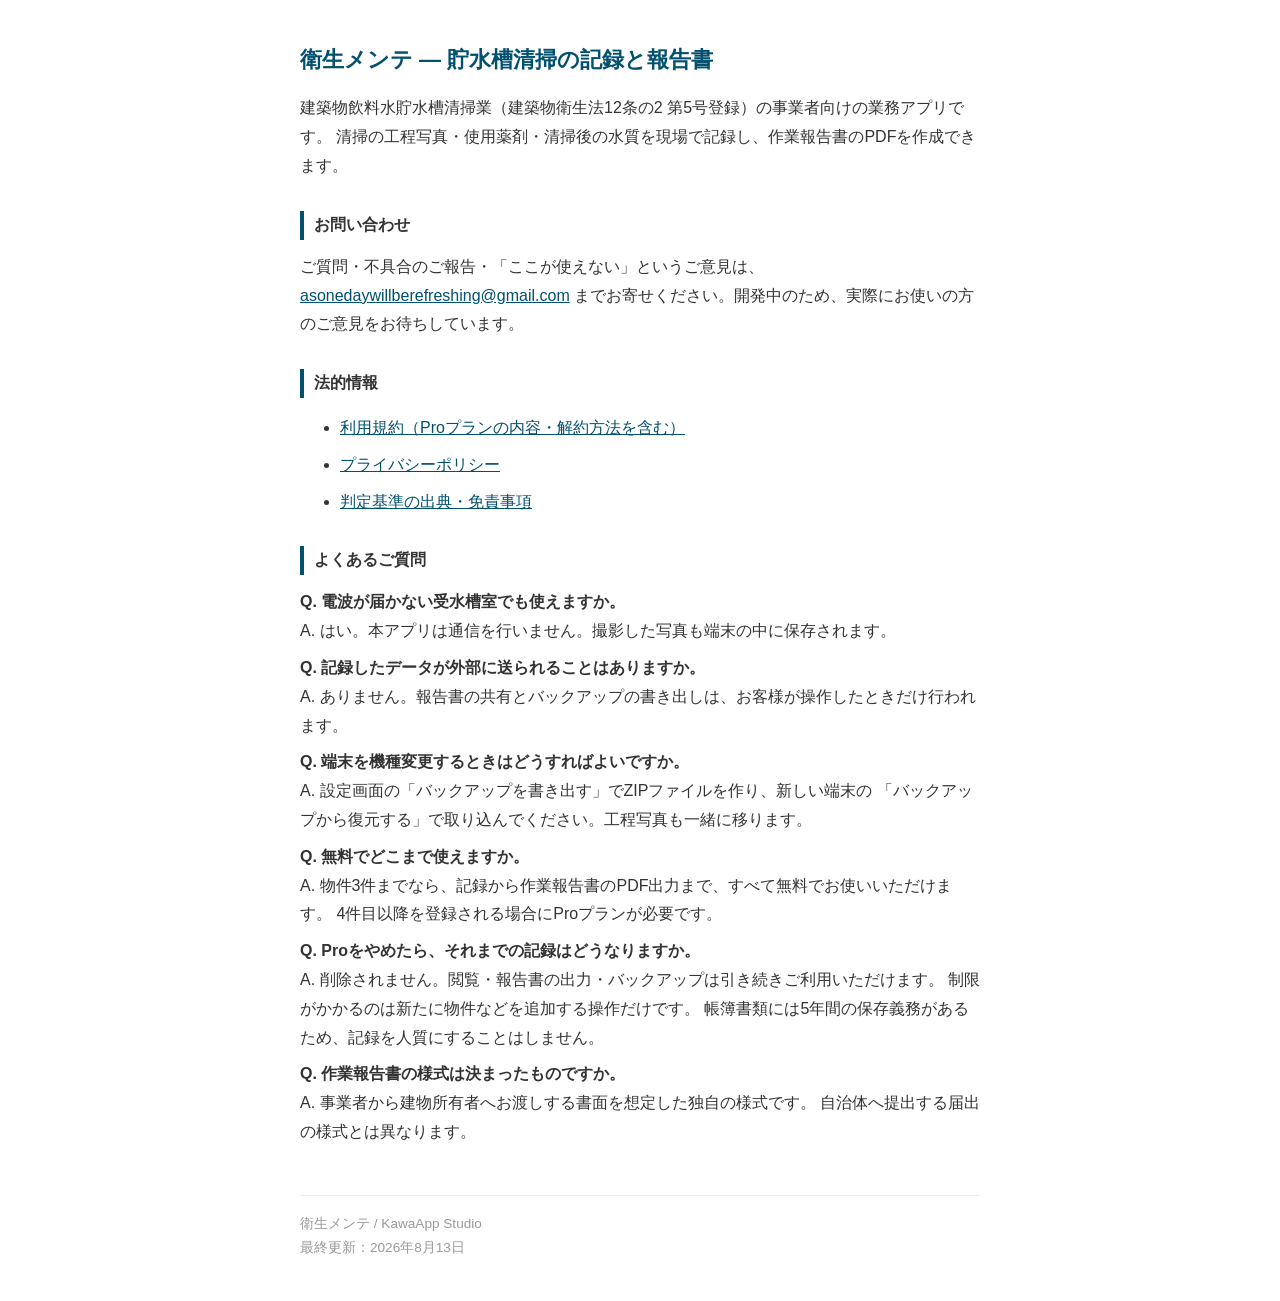
<file: index.html>
<!DOCTYPE html>
<html lang="ja">
<head>
<meta charset="UTF-8">
<meta name="viewport" content="width=device-width, initial-scale=1.0">
<title>衛生メンテ — サポート・法的情報</title>
<link rel="stylesheet" href="style.css">
</head>
<body>
  <h1>衛生メンテ — 貯水槽清掃の記録と報告書</h1>
  <p>建築物飲料水貯水槽清掃業（建築物衛生法12条の2 第5号登録）の事業者向けの業務アプリです。
  清掃の工程写真・使用薬剤・清掃後の水質を現場で記録し、作業報告書のPDFを作成できます。</p>

  <h2>お問い合わせ</h2>
  <p>ご質問・不具合のご報告・「ここが使えない」というご意見は、
  <a href="mailto:asonedaywillberefreshing@gmail.com">asonedaywillberefreshing@gmail.com</a>
  までお寄せください。開発中のため、実際にお使いの方のご意見をお待ちしています。</p>

  <h2>法的情報</h2>
  <ul>
    <li><a href="terms.html">利用規約（Proプランの内容・解約方法を含む）</a></li>
    <li><a href="privacy.html">プライバシーポリシー</a></li>
    <li><a href="sources.html">判定基準の出典・免責事項</a></li>
  </ul>

  <h2>よくあるご質問</h2>
  <p><strong>Q. 電波が届かない受水槽室でも使えますか。</strong><br>
  A. はい。本アプリは通信を行いません。撮影した写真も端末の中に保存されます。</p>

  <p><strong>Q. 記録したデータが外部に送られることはありますか。</strong><br>
  A. ありません。報告書の共有とバックアップの書き出しは、お客様が操作したときだけ行われます。</p>

  <p><strong>Q. 端末を機種変更するときはどうすればよいですか。</strong><br>
  A. 設定画面の「バックアップを書き出す」でZIPファイルを作り、新しい端末の
  「バックアップから復元する」で取り込んでください。工程写真も一緒に移ります。</p>

  <p><strong>Q. 無料でどこまで使えますか。</strong><br>
  A. 物件3件までなら、記録から作業報告書のPDF出力まで、すべて無料でお使いいただけます。
  4件目以降を登録される場合にProプランが必要です。</p>

  <p><strong>Q. Proをやめたら、それまでの記録はどうなりますか。</strong><br>
  A. 削除されません。閲覧・報告書の出力・バックアップは引き続きご利用いただけます。
  制限がかかるのは新たに物件などを追加する操作だけです。
  帳簿書類には5年間の保存義務があるため、記録を人質にすることはしません。</p>

  <p><strong>Q. 作業報告書の様式は決まったものですか。</strong><br>
  A. 事業者から建物所有者へお渡しする書面を想定した独自の様式です。
  自治体へ提出する届出の様式とは異なります。</p>

  <div class="footer">
    衛生メンテ / KawaApp Studio<br>
    最終更新：2026年8月13日
  </div>
</body>
</html>
</file>
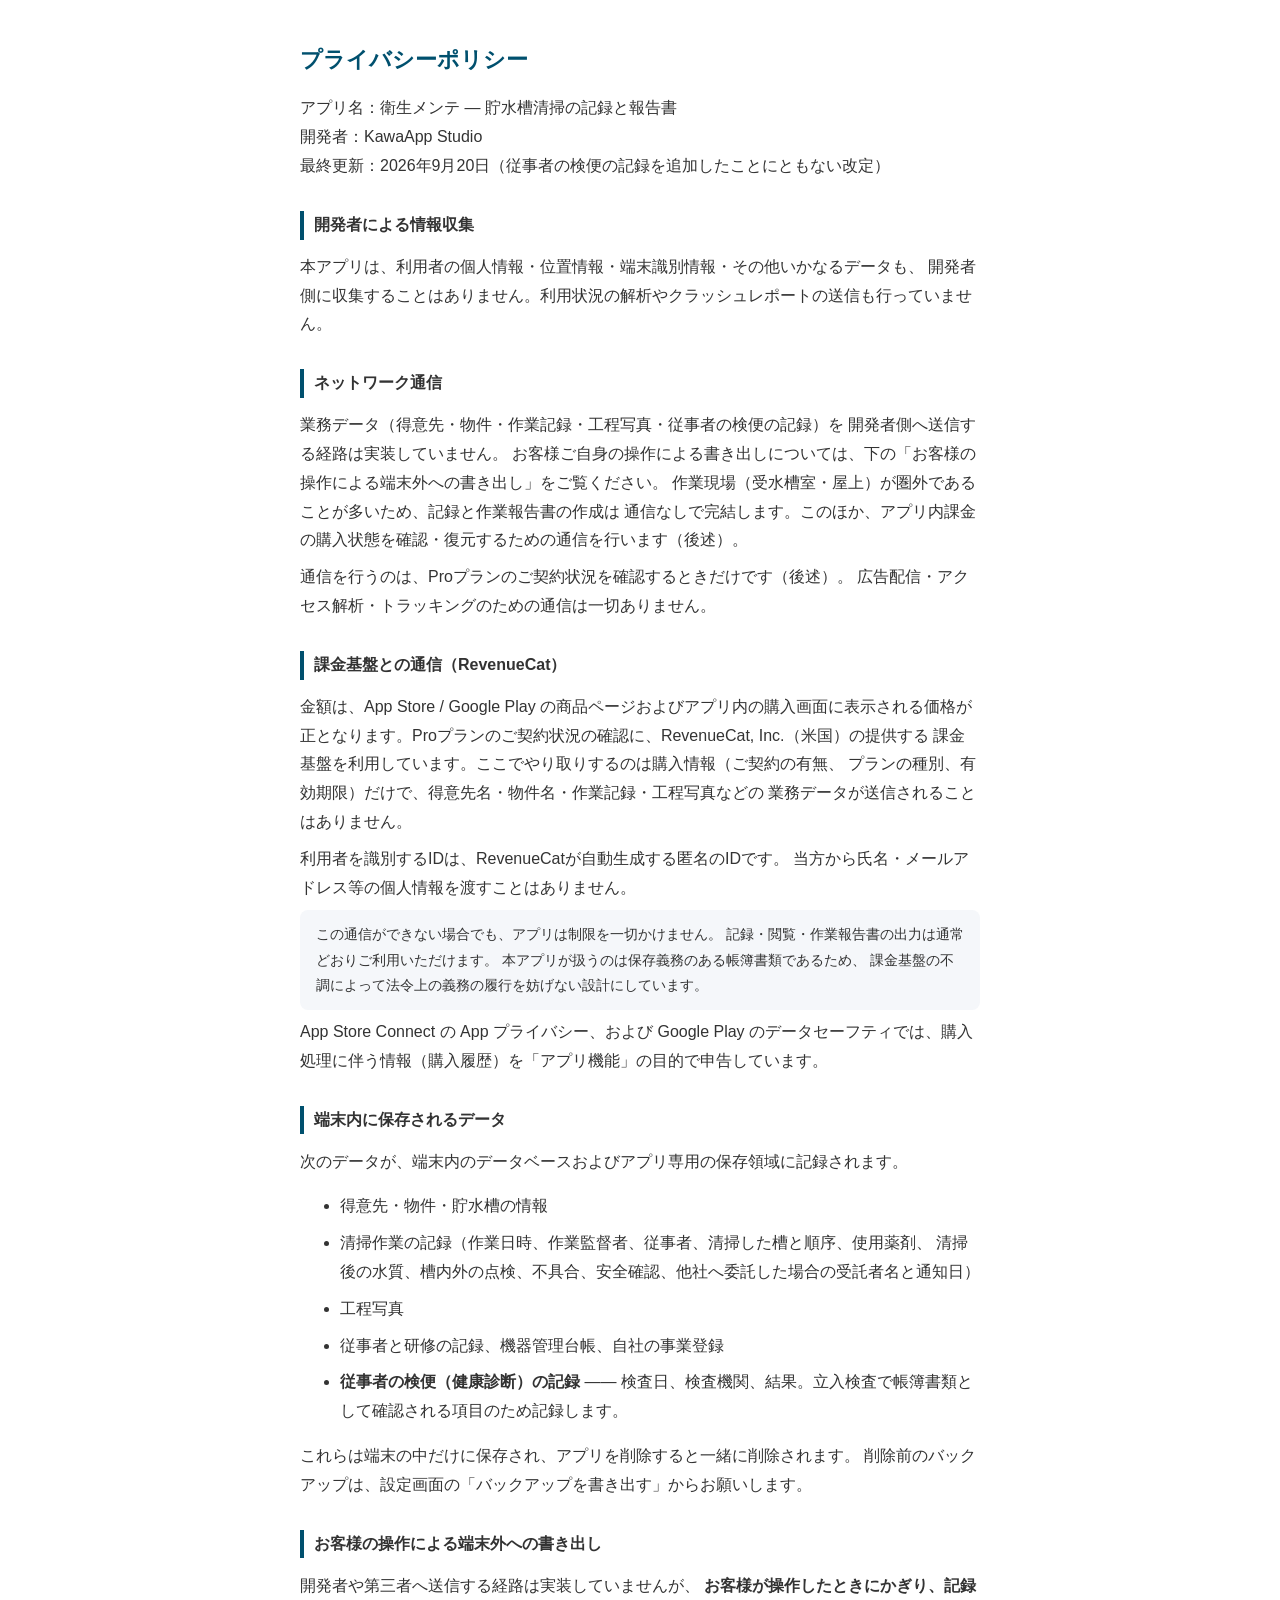
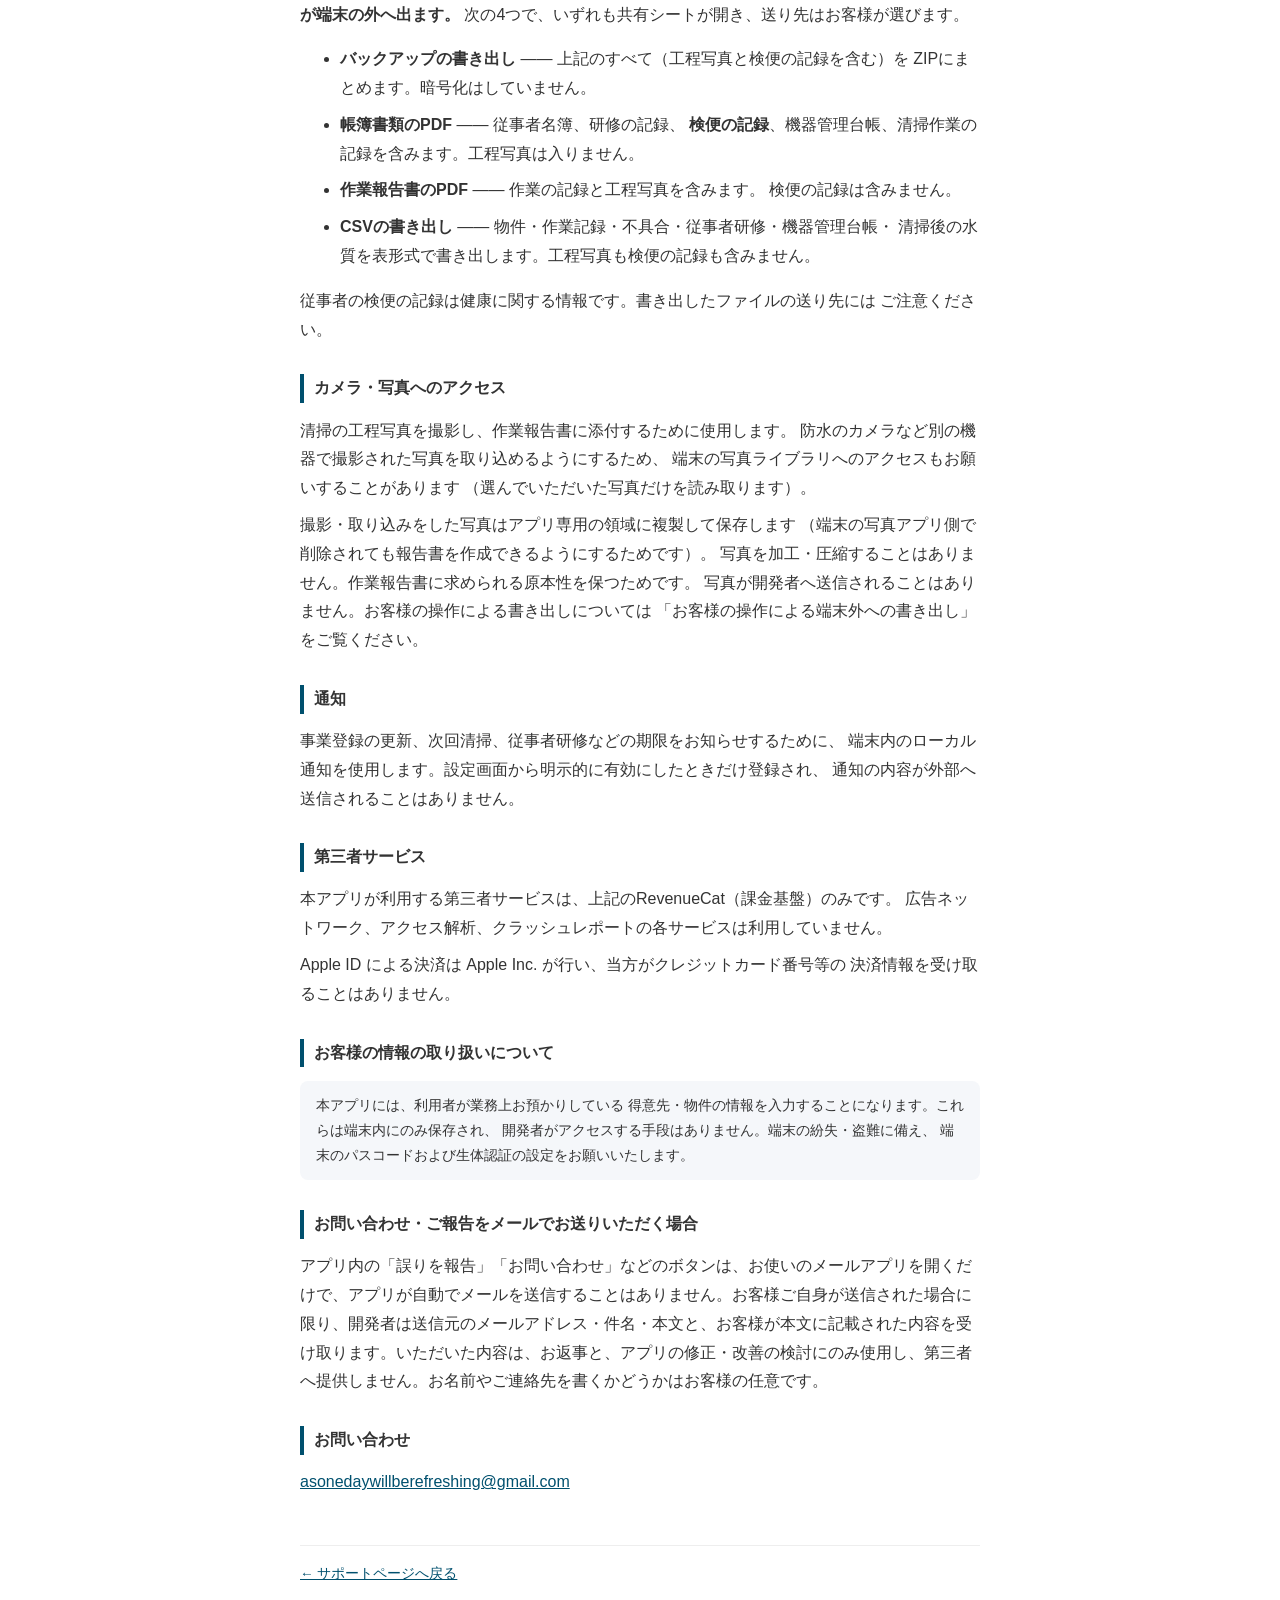
<file: privacy.html>
<!DOCTYPE html>
<html lang="ja">
<head>
<meta charset="UTF-8">
<meta name="viewport" content="width=device-width, initial-scale=1.0">
<title>プライバシーポリシー - 衛生メンテ</title>
<link rel="stylesheet" href="style.css">
</head>
<body>
  <h1>プライバシーポリシー</h1>
  <p>アプリ名：衛生メンテ — 貯水槽清掃の記録と報告書<br>
  開発者：KawaApp Studio<br>
  最終更新：2026年9月20日（従事者の検便の記録を追加したことにともない改定）</p>

  <h2>開発者による情報収集</h2>
  <p>本アプリは、利用者の個人情報・位置情報・端末識別情報・その他いかなるデータも、
  開発者側に収集することはありません。利用状況の解析やクラッシュレポートの送信も行っていません。</p>

  <h2>ネットワーク通信</h2>
  <p>業務データ（得意先・物件・作業記録・工程写真・従事者の検便の記録）を
  開発者側へ送信する経路は実装していません。
  お客様ご自身の操作による書き出しについては、下の「お客様の操作による端末外への書き出し」をご覧ください。
  作業現場（受水槽室・屋上）が圏外であることが多いため、記録と作業報告書の作成は
  通信なしで完結します。このほか、アプリ内課金の購入状態を確認・復元するための通信を行います（後述）。</p>
  <p>通信を行うのは、Proプランのご契約状況を確認するときだけです（後述）。
  広告配信・アクセス解析・トラッキングのための通信は一切ありません。</p>

  <h2>課金基盤との通信（RevenueCat）</h2>
  <p>金額は、App Store / Google Play の商品ページおよびアプリ内の購入画面に表示される価格が正となります。Proプランのご契約状況の確認に、RevenueCat, Inc.（米国）の提供する
  課金基盤を利用しています。ここでやり取りするのは購入情報（ご契約の有無、
  プランの種別、有効期限）だけで、得意先名・物件名・作業記録・工程写真などの
  業務データが送信されることはありません。</p>
  <p>利用者を識別するIDは、RevenueCatが自動生成する匿名のIDです。
  当方から氏名・メールアドレス等の個人情報を渡すことはありません。</p>
  <p class="note">この通信ができない場合でも、アプリは制限を一切かけません。
  記録・閲覧・作業報告書の出力は通常どおりご利用いただけます。
  本アプリが扱うのは保存義務のある帳簿書類であるため、
  課金基盤の不調によって法令上の義務の履行を妨げない設計にしています。</p>

  <p>App Store Connect の App プライバシー、および Google Play のデータセーフティでは、購入処理に伴う情報（購入履歴）を「アプリ機能」の目的で申告しています。</p>
  <h2>端末内に保存されるデータ</h2>
  <p>次のデータが、端末内のデータベースおよびアプリ専用の保存領域に記録されます。</p>
  <ul>
    <li>得意先・物件・貯水槽の情報</li>
    <li>清掃作業の記録（作業日時、作業監督者、従事者、清掃した槽と順序、使用薬剤、
      清掃後の水質、槽内外の点検、不具合、安全確認、他社へ委託した場合の受託者名と通知日）</li>
    <li>工程写真</li>
    <li>従事者と研修の記録、機器管理台帳、自社の事業登録</li>
    <li><strong>従事者の検便（健康診断）の記録</strong>
      —— 検査日、検査機関、結果。立入検査で帳簿書類として確認される項目のため記録します。</li>
  </ul>
  <p>これらは端末の中だけに保存され、アプリを削除すると一緒に削除されます。
  削除前のバックアップは、設定画面の「バックアップを書き出す」からお願いします。</p>

  <h2>お客様の操作による端末外への書き出し</h2>
  <p>開発者や第三者へ送信する経路は実装していませんが、
  <strong>お客様が操作したときにかぎり、記録が端末の外へ出ます。</strong>
  次の4つで、いずれも共有シートが開き、送り先はお客様が選びます。</p>
  <ul>
    <li><strong>バックアップの書き出し</strong> —— 上記のすべて（工程写真と検便の記録を含む）を
      ZIPにまとめます。暗号化はしていません。</li>
    <li><strong>帳簿書類のPDF</strong> —— 従事者名簿、研修の記録、
      <strong>検便の記録</strong>、機器管理台帳、清掃作業の記録を含みます。工程写真は入りません。</li>
    <li><strong>作業報告書のPDF</strong> —— 作業の記録と工程写真を含みます。
      検便の記録は含みません。</li>
    <li><strong>CSVの書き出し</strong> —— 物件・作業記録・不具合・従事者研修・機器管理台帳・
      清掃後の水質を表形式で書き出します。工程写真も検便の記録も含みません。</li>
  </ul>
  <p>従事者の検便の記録は健康に関する情報です。書き出したファイルの送り先には
  ご注意ください。</p>

  <h2>カメラ・写真へのアクセス</h2>
  <p>清掃の工程写真を撮影し、作業報告書に添付するために使用します。
  防水のカメラなど別の機器で撮影された写真を取り込めるようにするため、
  端末の写真ライブラリへのアクセスもお願いすることがあります
  （選んでいただいた写真だけを読み取ります）。</p>
  <p>撮影・取り込みをした写真はアプリ専用の領域に複製して保存します
  （端末の写真アプリ側で削除されても報告書を作成できるようにするためです）。
  写真を加工・圧縮することはありません。作業報告書に求められる原本性を保つためです。
  写真が開発者へ送信されることはありません。お客様の操作による書き出しについては
  「お客様の操作による端末外への書き出し」をご覧ください。</p>

  <h2>通知</h2>
  <p>事業登録の更新、次回清掃、従事者研修などの期限をお知らせするために、
  端末内のローカル通知を使用します。設定画面から明示的に有効にしたときだけ登録され、
  通知の内容が外部へ送信されることはありません。</p>

  <h2>第三者サービス</h2>
  <p>本アプリが利用する第三者サービスは、上記のRevenueCat（課金基盤）のみです。
  広告ネットワーク、アクセス解析、クラッシュレポートの各サービスは利用していません。</p>
  <p>Apple ID による決済は Apple Inc. が行い、当方がクレジットカード番号等の
  決済情報を受け取ることはありません。</p>

  <h2>お客様の情報の取り扱いについて</h2>
  <p class="note">本アプリには、利用者が業務上お預かりしている
  得意先・物件の情報を入力することになります。これらは端末内にのみ保存され、
  開発者がアクセスする手段はありません。端末の紛失・盗難に備え、
  端末のパスコードおよび生体認証の設定をお願いいたします。</p>

  <h2>お問い合わせ・ご報告をメールでお送りいただく場合</h2>
  <p>アプリ内の「誤りを報告」「お問い合わせ」などのボタンは、お使いのメールアプリを開くだけで、アプリが自動でメールを送信することはありません。お客様ご自身が送信された場合に限り、開発者は送信元のメールアドレス・件名・本文と、お客様が本文に記載された内容を受け取ります。いただいた内容は、お返事と、アプリの修正・改善の検討にのみ使用し、第三者へ提供しません。お名前やご連絡先を書くかどうかはお客様の任意です。</p>

  <h2>お問い合わせ</h2>
  <p><a href="mailto:asonedaywillberefreshing@gmail.com">asonedaywillberefreshing@gmail.com</a></p>

  <div class="footer"><a href="index.html">← サポートページへ戻る</a></div>
</body>
</html>
</file>
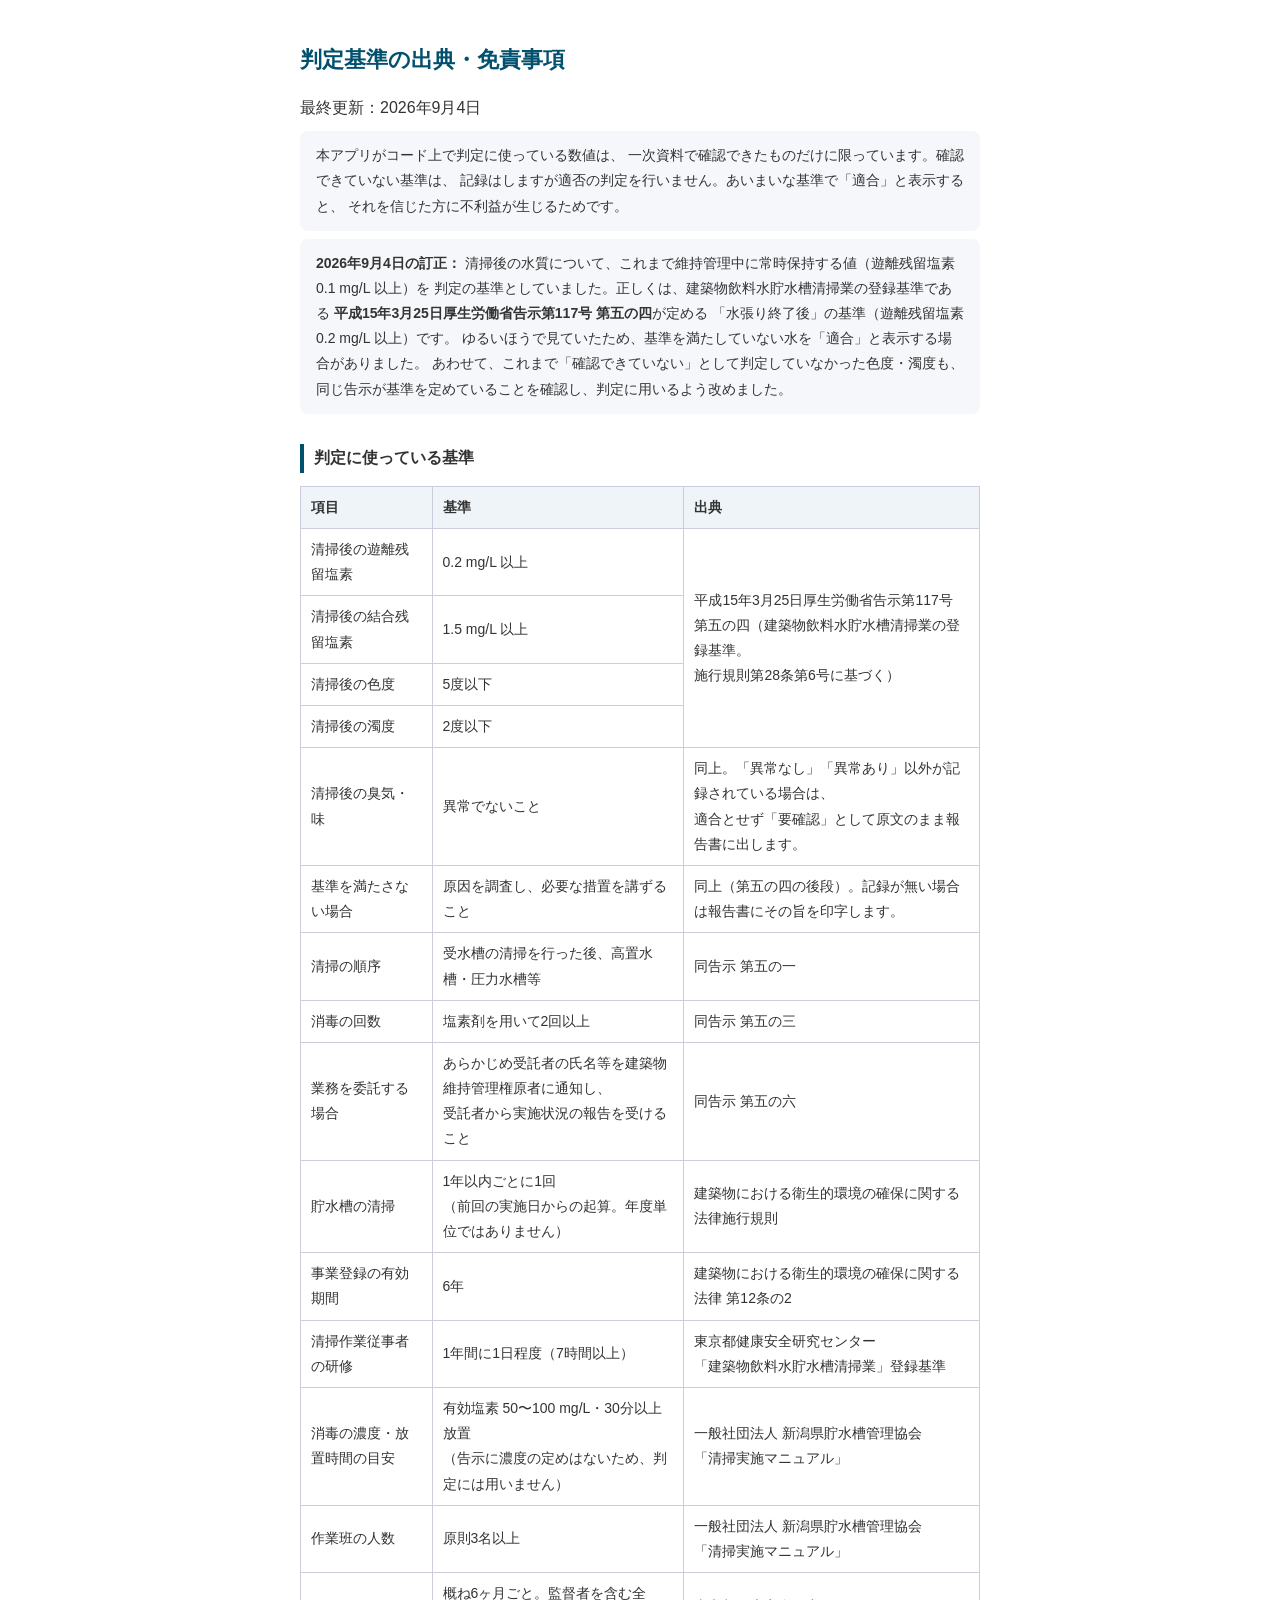
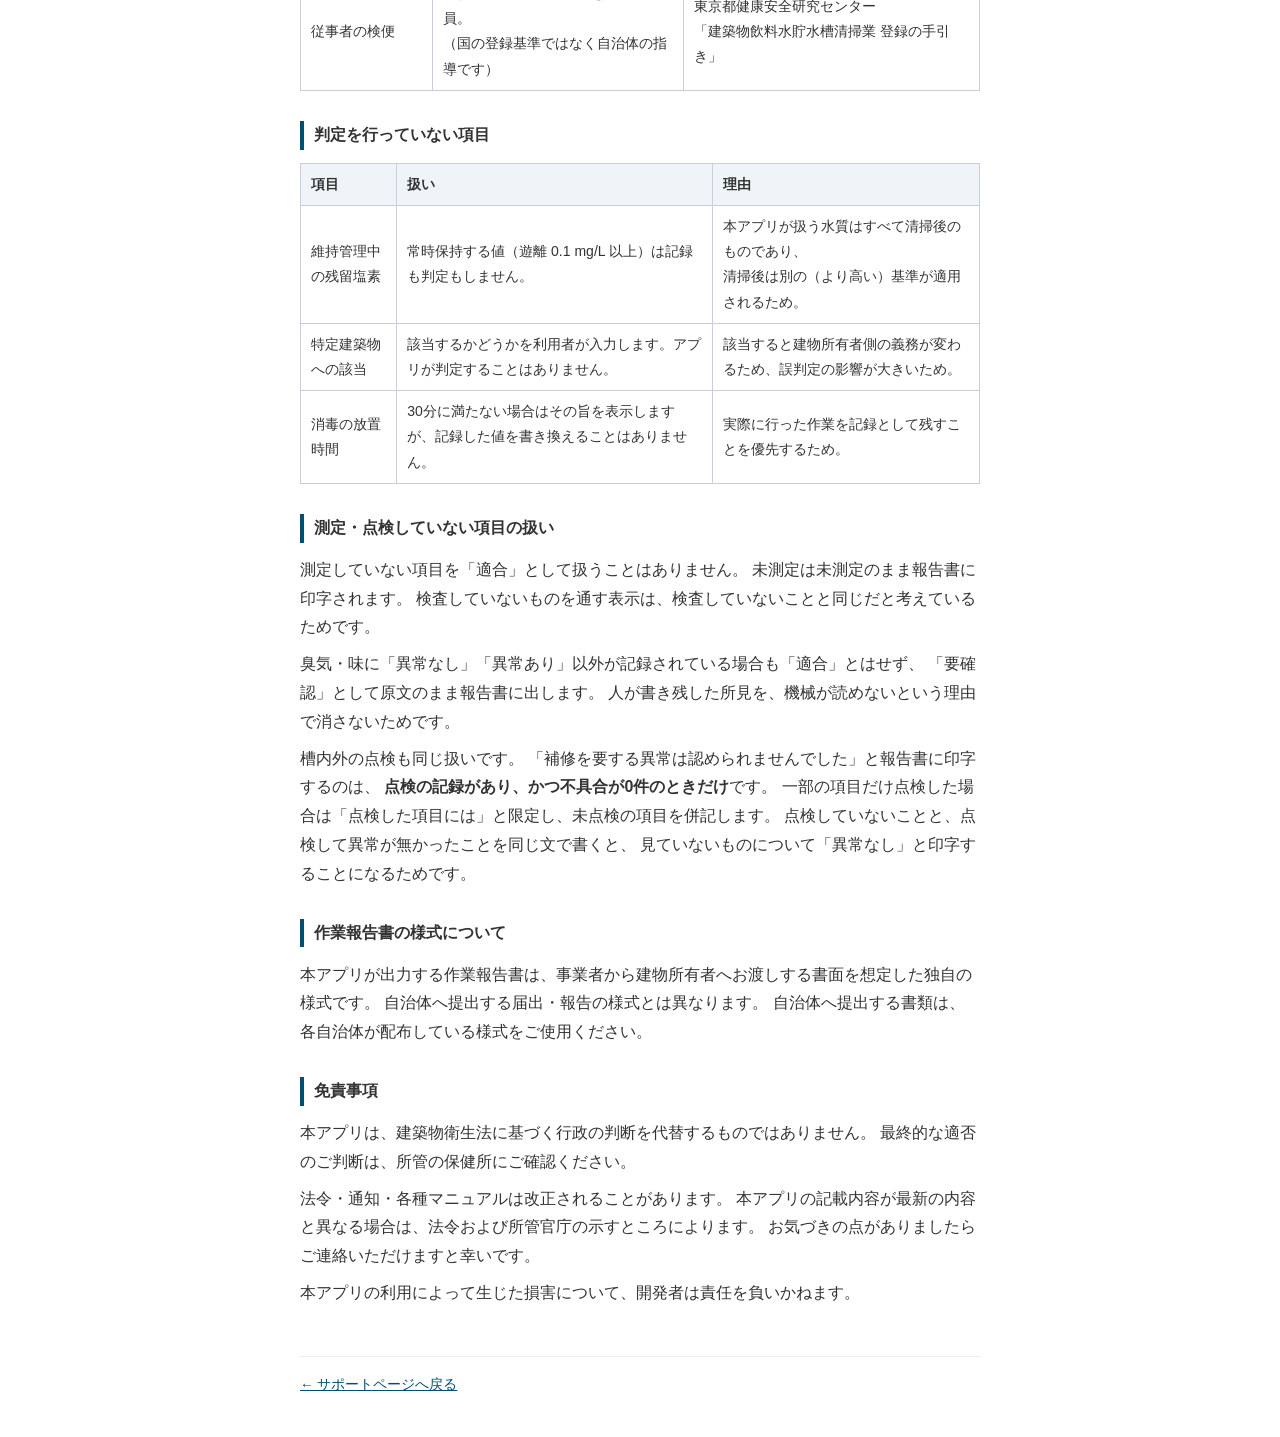
<file: sources.html>
<!DOCTYPE html>
<html lang="ja">
<head>
<meta charset="UTF-8">
<meta name="viewport" content="width=device-width, initial-scale=1.0">
<title>判定基準の出典・免責事項 - 衛生メンテ</title>
<link rel="stylesheet" href="style.css">
</head>
<body>
  <h1>判定基準の出典・免責事項</h1>
  <p>最終更新：2026年9月4日</p>

  <p class="note">本アプリがコード上で判定に使っている数値は、
  一次資料で確認できたものだけに限っています。確認できていない基準は、
  記録はしますが適否の判定を行いません。あいまいな基準で「適合」と表示すると、
  それを信じた方に不利益が生じるためです。</p>

  <p class="note"><strong>2026年9月4日の訂正：</strong>
  清掃後の水質について、これまで維持管理中に常時保持する値（遊離残留塩素 0.1 mg/L 以上）を
  判定の基準としていました。正しくは、建築物飲料水貯水槽清掃業の登録基準である
  <strong>平成15年3月25日厚生労働省告示第117号 第五の四</strong>が定める
  「水張り終了後」の基準（遊離残留塩素 0.2 mg/L 以上）です。
  ゆるいほうで見ていたため、基準を満たしていない水を「適合」と表示する場合がありました。
  あわせて、これまで「確認できていない」として判定していなかった色度・濁度も、
  同じ告示が基準を定めていることを確認し、判定に用いるよう改めました。</p>

  <h2>判定に使っている基準</h2>
  <table>
    <tr><th>項目</th><th>基準</th><th>出典</th></tr>
    <tr>
      <td>清掃後の遊離残留塩素</td>
      <td>0.2 mg/L 以上</td>
      <td rowspan="4">平成15年3月25日厚生労働省告示第117号<br>
        第五の四（建築物飲料水貯水槽清掃業の登録基準。<br>
        施行規則第28条第6号に基づく）</td>
    </tr>
    <tr>
      <td>清掃後の結合残留塩素</td>
      <td>1.5 mg/L 以上</td>
    </tr>
    <tr>
      <td>清掃後の色度</td>
      <td>5度以下</td>
    </tr>
    <tr>
      <td>清掃後の濁度</td>
      <td>2度以下</td>
    </tr>
    <tr>
      <td>清掃後の臭気・味</td>
      <td>異常でないこと</td>
      <td>同上。「異常なし」「異常あり」以外が記録されている場合は、<br>
        適合とせず「要確認」として原文のまま報告書に出します。</td>
    </tr>
    <tr>
      <td>基準を満たさない場合</td>
      <td>原因を調査し、必要な措置を講ずること</td>
      <td>同上（第五の四の後段）。記録が無い場合は報告書にその旨を印字します。</td>
    </tr>
    <tr>
      <td>清掃の順序</td>
      <td>受水槽の清掃を行った後、高置水槽・圧力水槽等</td>
      <td>同告示 第五の一</td>
    </tr>
    <tr>
      <td>消毒の回数</td>
      <td>塩素剤を用いて2回以上</td>
      <td>同告示 第五の三</td>
    </tr>
    <tr>
      <td>業務を委託する場合</td>
      <td>あらかじめ受託者の氏名等を建築物維持管理権原者に通知し、<br>
        受託者から実施状況の報告を受けること</td>
      <td>同告示 第五の六</td>
    </tr>
    <tr>
      <td>貯水槽の清掃</td>
      <td>1年以内ごとに1回<br>（前回の実施日からの起算。年度単位ではありません）</td>
      <td>建築物における衛生的環境の確保に関する法律施行規則</td>
    </tr>
    <tr>
      <td>事業登録の有効期間</td>
      <td>6年</td>
      <td>建築物における衛生的環境の確保に関する法律 第12条の2</td>
    </tr>
    <tr>
      <td>清掃作業従事者の研修</td>
      <td>1年間に1日程度（7時間以上）</td>
      <td>東京都健康安全研究センター<br>「建築物飲料水貯水槽清掃業」登録基準</td>
    </tr>
    <tr>
      <td>消毒の濃度・放置時間の目安</td>
      <td>有効塩素 50〜100 mg/L・30分以上放置<br>
        （告示に濃度の定めはないため、判定には用いません）</td>
      <td>一般社団法人 新潟県貯水槽管理協会<br>「清掃実施マニュアル」</td>
    </tr>
    <tr>
      <td>作業班の人数</td>
      <td>原則3名以上</td>
      <td>一般社団法人 新潟県貯水槽管理協会<br>「清掃実施マニュアル」</td>
    </tr>
    <tr>
      <td>従事者の検便</td>
      <td>概ね6ヶ月ごと。監督者を含む全員。<br>
        （国の登録基準ではなく自治体の指導です）</td>
      <td>東京都健康安全研究センター<br>「建築物飲料水貯水槽清掃業 登録の手引き」</td>
    </tr>

  </table>

  <h2>判定を行っていない項目</h2>
  <table>
    <tr><th>項目</th><th>扱い</th><th>理由</th></tr>
    <tr>
      <td>維持管理中の残留塩素</td>
      <td>常時保持する値（遊離 0.1 mg/L 以上）は記録も判定もしません。</td>
      <td>本アプリが扱う水質はすべて清掃後のものであり、<br>
        清掃後は別の（より高い）基準が適用されるため。</td>
    </tr>
    <tr>
      <td>特定建築物への該当</td>
      <td>該当するかどうかを利用者が入力します。アプリが判定することはありません。</td>
      <td>該当すると建物所有者側の義務が変わるため、誤判定の影響が大きいため。</td>
    </tr>
    <tr>
      <td>消毒の放置時間</td>
      <td>30分に満たない場合はその旨を表示しますが、記録した値を書き換えることはありません。</td>
      <td>実際に行った作業を記録として残すことを優先するため。</td>
    </tr>
  </table>

  <h2>測定・点検していない項目の扱い</h2>
  <p>測定していない項目を「適合」として扱うことはありません。
  未測定は未測定のまま報告書に印字されます。
  検査していないものを通す表示は、検査していないことと同じだと考えているためです。</p>
  <p>臭気・味に「異常なし」「異常あり」以外が記録されている場合も「適合」とはせず、
  「要確認」として原文のまま報告書に出します。
  人が書き残した所見を、機械が読めないという理由で消さないためです。</p>
  <p>槽内外の点検も同じ扱いです。
  「補修を要する異常は認められませんでした」と報告書に印字するのは、
  <strong>点検の記録があり、かつ不具合が0件のときだけ</strong>です。
  一部の項目だけ点検した場合は「点検した項目には」と限定し、未点検の項目を併記します。
  点検していないことと、点検して異常が無かったことを同じ文で書くと、
  見ていないものについて「異常なし」と印字することになるためです。</p>

  <h2>作業報告書の様式について</h2>
  <p>本アプリが出力する作業報告書は、事業者から建物所有者へお渡しする書面を想定した独自の様式です。
  自治体へ提出する届出・報告の様式とは異なります。
  自治体へ提出する書類は、各自治体が配布している様式をご使用ください。</p>

  <h2>免責事項</h2>
  <p>本アプリは、建築物衛生法に基づく行政の判断を代替するものではありません。
  最終的な適否のご判断は、所管の保健所にご確認ください。</p>
  <p>法令・通知・各種マニュアルは改正されることがあります。
  本アプリの記載内容が最新の内容と異なる場合は、法令および所管官庁の示すところによります。
  お気づきの点がありましたらご連絡いただけますと幸いです。</p>
  <p>本アプリの利用によって生じた損害について、開発者は責任を負いかねます。</p>

  <div class="footer"><a href="index.html">← サポートページへ戻る</a></div>
</body>
</html>
</file>
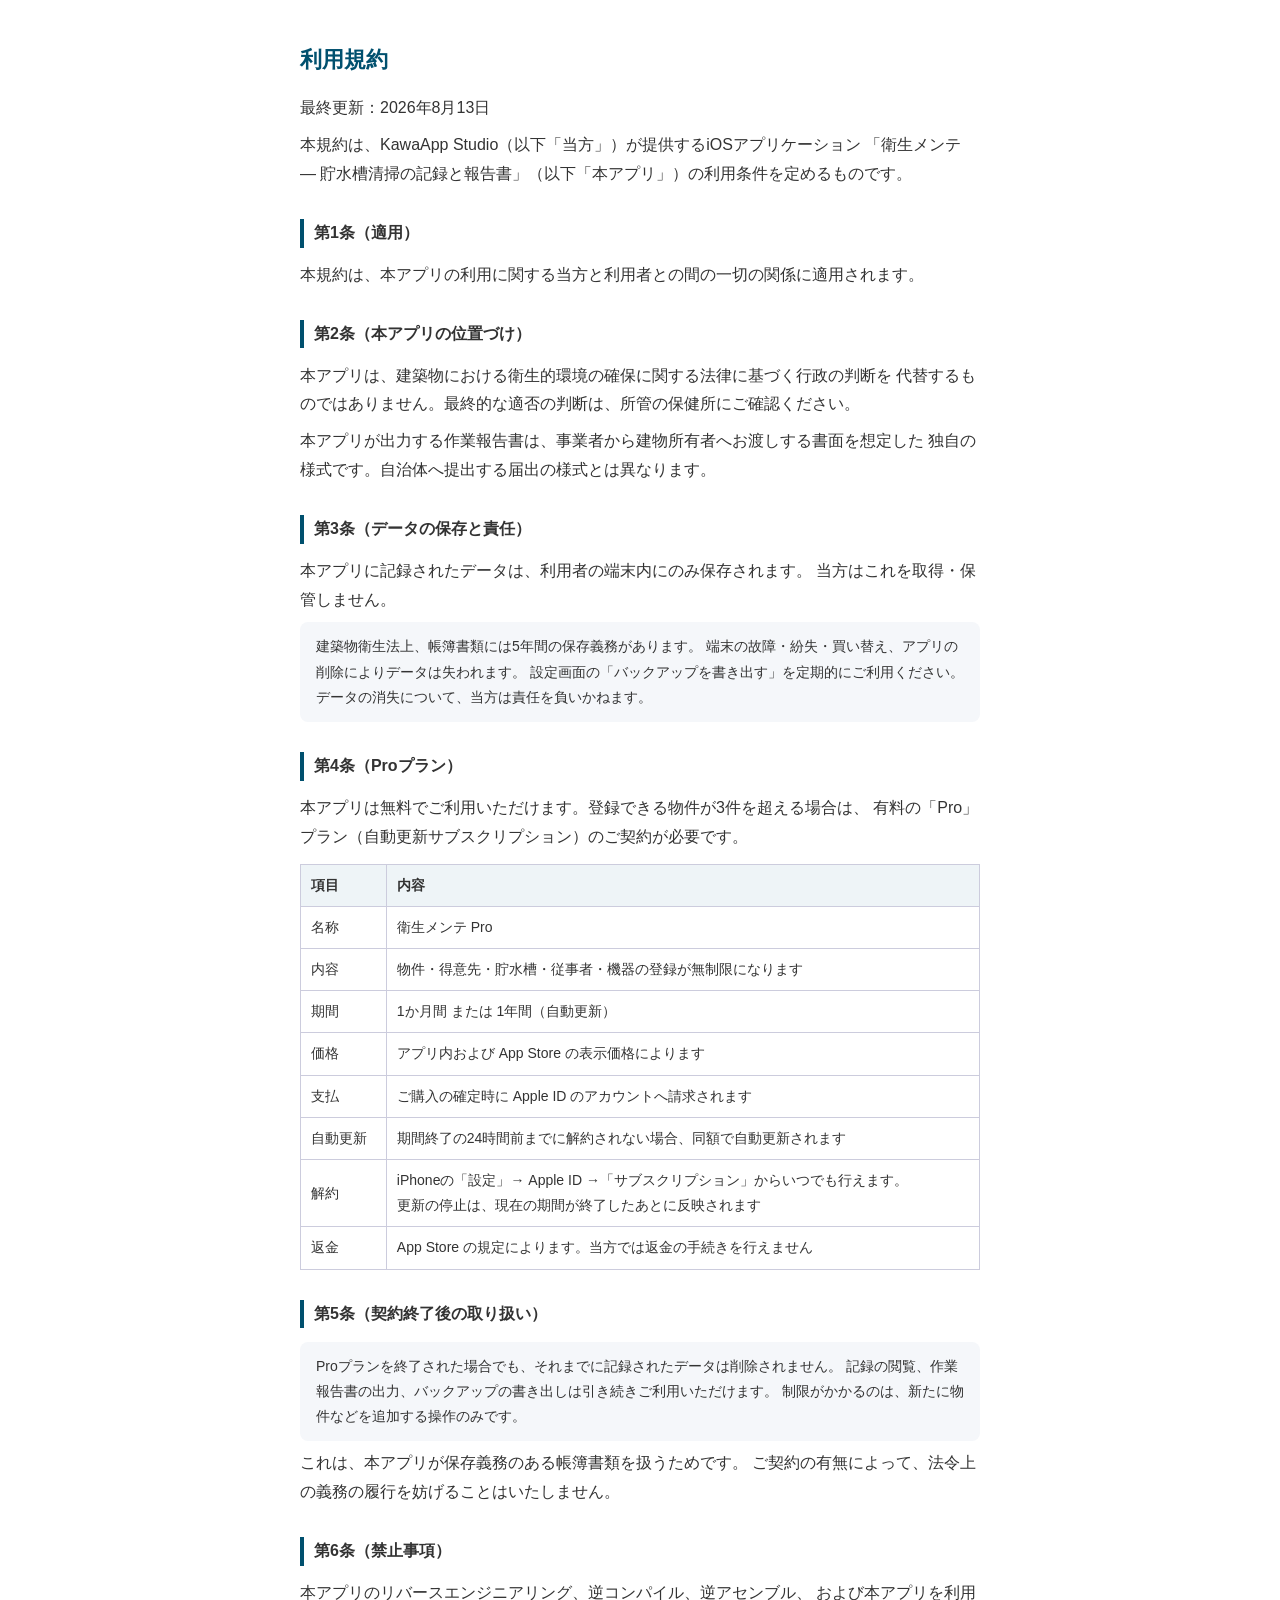
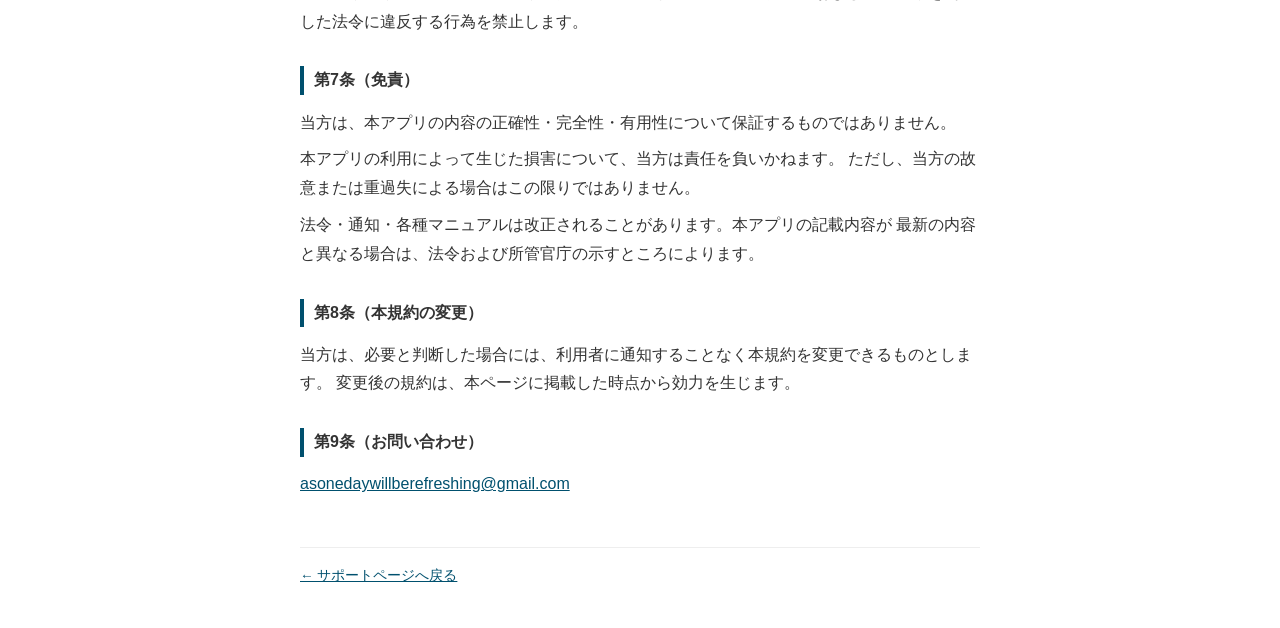
<file: terms.html>
<!DOCTYPE html>
<html lang="ja">
<head>
<meta charset="UTF-8">
<meta name="viewport" content="width=device-width, initial-scale=1.0">
<title>利用規約 - 衛生メンテ</title>
<link rel="stylesheet" href="style.css">
</head>
<body>
  <h1>利用規約</h1>
  <p>最終更新：2026年8月13日</p>
  <p>本規約は、KawaApp Studio（以下「当方」）が提供するiOSアプリケーション
  「衛生メンテ — 貯水槽清掃の記録と報告書」（以下「本アプリ」）の利用条件を定めるものです。</p>

  <h2>第1条（適用）</h2>
  <p>本規約は、本アプリの利用に関する当方と利用者との間の一切の関係に適用されます。</p>

  <h2>第2条（本アプリの位置づけ）</h2>
  <p>本アプリは、建築物における衛生的環境の確保に関する法律に基づく行政の判断を
  代替するものではありません。最終的な適否の判断は、所管の保健所にご確認ください。</p>
  <p>本アプリが出力する作業報告書は、事業者から建物所有者へお渡しする書面を想定した
  独自の様式です。自治体へ提出する届出の様式とは異なります。</p>

  <h2>第3条（データの保存と責任）</h2>
  <p>本アプリに記録されたデータは、利用者の端末内にのみ保存されます。
  当方はこれを取得・保管しません。</p>
  <p class="note">建築物衛生法上、帳簿書類には5年間の保存義務があります。
  端末の故障・紛失・買い替え、アプリの削除によりデータは失われます。
  設定画面の「バックアップを書き出す」を定期的にご利用ください。
  データの消失について、当方は責任を負いかねます。</p>

  <h2>第4条（Proプラン）</h2>
  <p>本アプリは無料でご利用いただけます。登録できる物件が3件を超える場合は、
  有料の「Pro」プラン（自動更新サブスクリプション）のご契約が必要です。</p>
  <table>
    <tr><th>項目</th><th>内容</th></tr>
    <tr><td>名称</td><td>衛生メンテ Pro</td></tr>
    <tr><td>内容</td><td>物件・得意先・貯水槽・従事者・機器の登録が無制限になります</td></tr>
    <tr><td>期間</td><td>1か月間 または 1年間（自動更新）</td></tr>
    <tr><td>価格</td><td>アプリ内および App Store の表示価格によります</td></tr>
    <tr><td>支払</td><td>ご購入の確定時に Apple ID のアカウントへ請求されます</td></tr>
    <tr><td>自動更新</td><td>期間終了の24時間前までに解約されない場合、同額で自動更新されます</td></tr>
    <tr><td>解約</td><td>iPhoneの「設定」→ Apple ID →「サブスクリプション」からいつでも行えます。<br>
      更新の停止は、現在の期間が終了したあとに反映されます</td></tr>
    <tr><td>返金</td><td>App Store の規定によります。当方では返金の手続きを行えません</td></tr>
  </table>

  <h2>第5条（契約終了後の取り扱い）</h2>
  <p class="note">Proプランを終了された場合でも、それまでに記録されたデータは削除されません。
  記録の閲覧、作業報告書の出力、バックアップの書き出しは引き続きご利用いただけます。
  制限がかかるのは、新たに物件などを追加する操作のみです。</p>
  <p>これは、本アプリが保存義務のある帳簿書類を扱うためです。
  ご契約の有無によって、法令上の義務の履行を妨げることはいたしません。</p>

  <h2>第6条（禁止事項）</h2>
  <p>本アプリのリバースエンジニアリング、逆コンパイル、逆アセンブル、
  および本アプリを利用した法令に違反する行為を禁止します。</p>

  <h2>第7条（免責）</h2>
  <p>当方は、本アプリの内容の正確性・完全性・有用性について保証するものではありません。</p>
  <p>本アプリの利用によって生じた損害について、当方は責任を負いかねます。
  ただし、当方の故意または重過失による場合はこの限りではありません。</p>
  <p>法令・通知・各種マニュアルは改正されることがあります。本アプリの記載内容が
  最新の内容と異なる場合は、法令および所管官庁の示すところによります。</p>

  <h2>第8条（本規約の変更）</h2>
  <p>当方は、必要と判断した場合には、利用者に通知することなく本規約を変更できるものとします。
  変更後の規約は、本ページに掲載した時点から効力を生じます。</p>

  <h2>第9条（お問い合わせ）</h2>
  <p><a href="mailto:asonedaywillberefreshing@gmail.com">asonedaywillberefreshing@gmail.com</a></p>

  <div class="footer"><a href="index.html">← サポートページへ戻る</a></div>
</body>
</html>
</file>
<file: style.css>
body {
  font-family: -apple-system, BlinkMacSystemFont, 'Hiragino Sans', sans-serif;
  max-width: 680px; margin: 40px auto; padding: 0 20px;
  color: #333; line-height: 1.8;
}
h1 { color: #00506E; font-size: 22px; }
h2 { font-size: 16px; margin-top: 30px; border-left: 4px solid #00506E; padding-left: 10px; }
p, li { margin: 8px 0; }
table { border-collapse: collapse; width: 100%; margin: 12px 0; font-size: 14px; }
th, td { border: 1px solid #ccd; padding: 8px 10px; text-align: left; }
th { background: #eef4f7; }
.note { background: #f5f7fa; border-radius: 8px; padding: 12px 16px; font-size: 14px; }
.footer { margin-top: 48px; color: #999; font-size: 0.85em; border-top: 1px solid #eee; padding-top: 16px; }
a { color: #00506E; }
</file>
